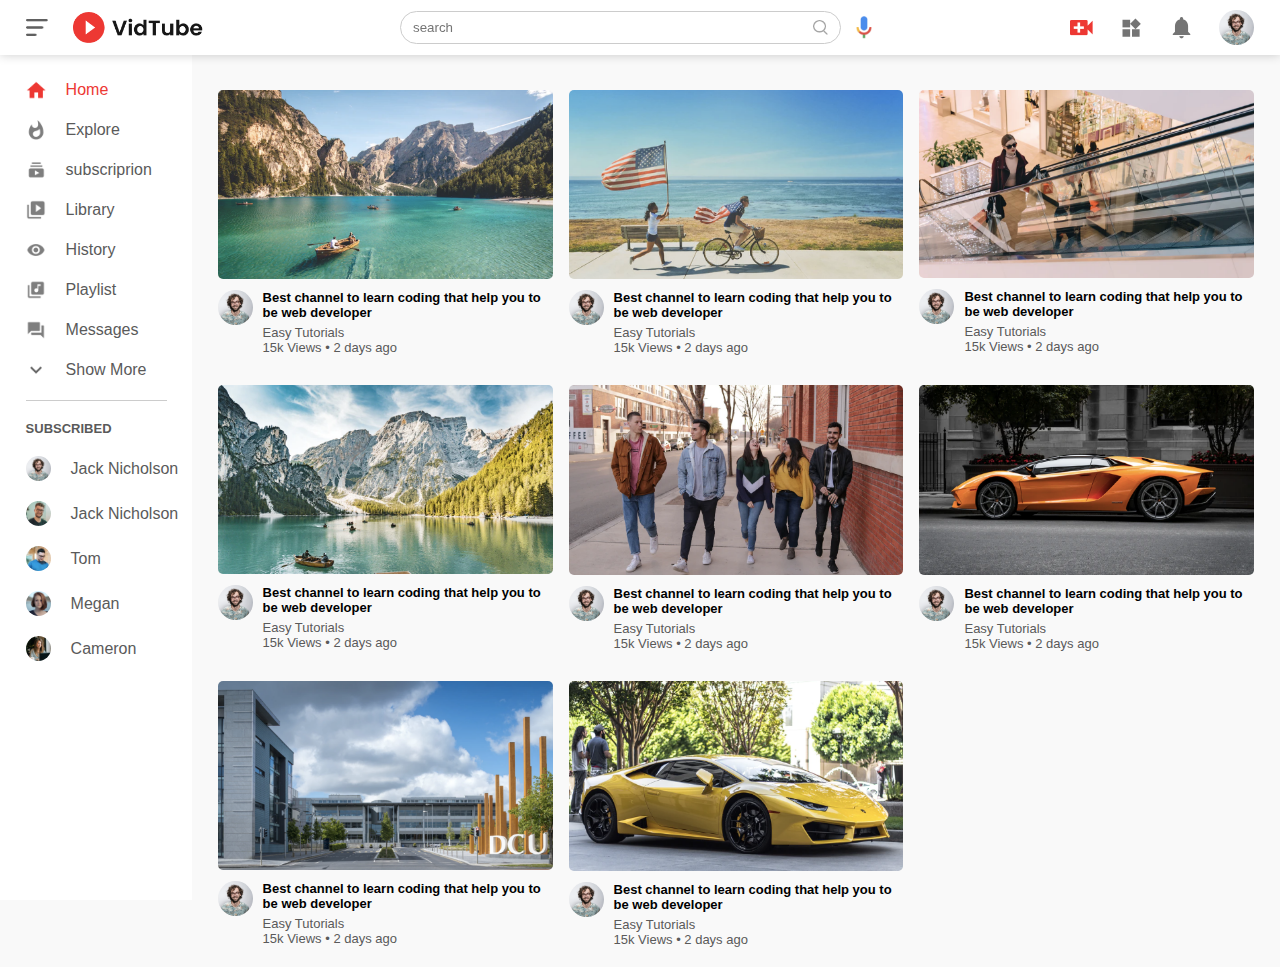
<file: index.html>
<!DOCTYPE html>
<html lang="en">

<head>
    <meta charset="UTF-8">
    <meta http-equiv="X-UA-Compatible" content="IE=edge">
    <meta name="viewport" content="width=device-width, initial-scale=1.0">
    <link rel="stylesheet" href="style.css">
    <title>Vidtube</title>
</head>

<body>

    <nav class="flex-div">
        <div class="nav-left flex-div">
            <img src="img/images/menu.png" class="menu-icon" alt="">
            <img src="img/images/logo.png" class="logo" alt="">
        </div>
        <div class="nav-middle flex-div">
            <div class="search-box flex-div">
                <input type="text" placeholder="search">
                <img src="img/images/search.png" alt="">
            </div>
            <img src="img/images/voice-search.png" class="mic-icon" alt="">
        </div>

        <div class="nav-right flex-div">
            <img src="img/images/upload.png" alt="">
            <img src="img/images/more.png" alt="">
            <img src="img/images/notification.png" alt="">
            <img src="img/images/Jack.png" class="user-icon" alt="">
        </div>
    </nav>

    <div class="sidebar">
        <div class="shortcut-links">
            <a href=""><img src="img/images/home.png" alt="">
                <p>Home</p>
            </a>
            <a href=""><img src="img/images/explore.png" alt="">
                <p>Explore</p>
            </a>
            <a href=""><img src="img/images/subscriprion.png" alt="">
                <p>subscriprion</p>
            </a>
            <a href=""><img src="img/images/library.png" alt="">
                <p>Library</p>
            </a>
            <a href=""><img src="img/images/history.png" alt="">
                <p>History</p>
            </a>
            <a href=""><img src="img/images/playlist.png" alt="">
                <p>Playlist</p>
            </a>
            <a href=""><img src="img/images/messages.png" alt="">
                <p>Messages</p>
            </a>
            <a href=""><img src="img/images/show-more.png">
                <p>Show More</p>
            </a>
        </div>
        <hr>
        <div class="subscribe-list">
            <h3>SUBSCRIBED</h3>
            <a href=""><img src="img/images/Jack.png" alt="">
                <p>Jack Nicholson</p>
            </a>
            <a href=""><img src="img/images/simon.png" alt="">
                <p>Jack Nicholson</p>
            </a>
            <a href=""><img src="img/images/tom.png" alt="">
                <p>Tom</p>
            </a>
            <a href=""><img src="img/images/megan.png" alt="">
                <p>Megan</p>
            </a>
            <a href=""><img src="img/images/cameron.png" alt="">
                <p>Cameron</p>
            </a>
        </div>
    </div>
    <div class="container">
        
        <div class="list-container">
            <div class="vid-list">
                <a href="vid-play.html"><img src="img/images/thumbnail1.png" class="thumbnail" alt=""></a>
                <div class="flex-div">
                    <img src="img/images/Jack.png" alt="">
                    <div class="vid-info">
                        <a href="vid-play.html">Best channel to learn coding that help you to be web developer</a>
                        <p>Easy Tutorials</p>
                        <p>15k Views &bull; 2 days ago</p>
                    </div>
                </div>
            </div>
            <div class="vid-list">
                <a href=""><img src="img/images/thumbnail2.png" class="thumbnail" alt=""></a>
                <div class="flex-div">
                    <img src="img/images/Jack.png" alt="">
                    <div class="vid-info">
                        <a href="">Best channel to learn coding that help you to be web developer</a>
                        <p>Easy Tutorials</p>
                        <p>15k Views &bull; 2 days ago</p>
                    </div>
                </div>
            </div>
            <div class="vid-list">
                <a href=""><img src="img/images/thumbnail3.png" class="thumbnail" alt=""></a>
                <div class="flex-div">
                    <img src="img/images/Jack.png" alt="">
                    <div class="vid-info">
                        <a href="">Best channel to learn coding that help you to be web developer</a>
                        <p>Easy Tutorials</p>
                        <p>15k Views &bull; 2 days ago</p>
                    </div>
                </div>
            </div>
            <div class="vid-list">
                <a href=""><img src="img/images/thumbnail4.png" class="thumbnail" alt=""></a>
                <div class="flex-div">
                    <img src="img/images/Jack.png" alt="">
                    <div class="vid-info">
                        <a href="">Best channel to learn coding that help you to be web developer</a>
                        <p>Easy Tutorials</p>
                        <p>15k Views &bull; 2 days ago</p>
                    </div>
                </div>
            </div>
            <div class="vid-list">
                <a href=""><img src="img/images/thumbnail5.png" class="thumbnail" alt=""></a>
                <div class="flex-div">
                    <img src="img/images/Jack.png" alt="">
                    <div class="vid-info">
                        <a href="">Best channel to learn coding that help you to be web developer</a>
                        <p>Easy Tutorials</p>
                        <p>15k Views &bull; 2 days ago</p>
                    </div>
                </div>
            </div>
            <div class="vid-list">
                <a href=""><img src="img/images/thumbnail6.png" class="thumbnail" alt=""></a>
                <div class="flex-div">
                    <img src="img/images/Jack.png" alt="">
                    <div class="vid-info">
                        <a href="">Best channel to learn coding that help you to be web developer</a>
                        <p>Easy Tutorials</p>
                        <p>15k Views &bull; 2 days ago</p>
                    </div>
                </div>
            </div>
            <div class="vid-list">
                <a href=""><img src="img/images/thumbnail7.png" class="thumbnail" alt=""></a>
                <div class="flex-div">
                    <img src="img/images/Jack.png" alt="">
                    <div class="vid-info">
                        <a href="">Best channel to learn coding that help you to be web developer</a>
                        <p>Easy Tutorials</p>
                        <p>15k Views &bull; 2 days ago</p>
                    </div>
                </div>
            </div>
            <div class="vid-list">
                <a href=""><img src="img/images/thumbnail8.png" class="thumbnail" alt=""></a>
                <div class="flex-div">
                    <img src="img/images/Jack.png" alt="">
                    <div class="vid-info">
                        <a href="">Best channel to learn coding that help you to be web developer</a>
                        <p>Easy Tutorials</p>
                        <p>15k Views &bull; 2 days ago</p>
                    </div>
                </div>
            </div>
        </div>
    </div>


    <script src="./script.js"></script>
</body>

</html>
</file>
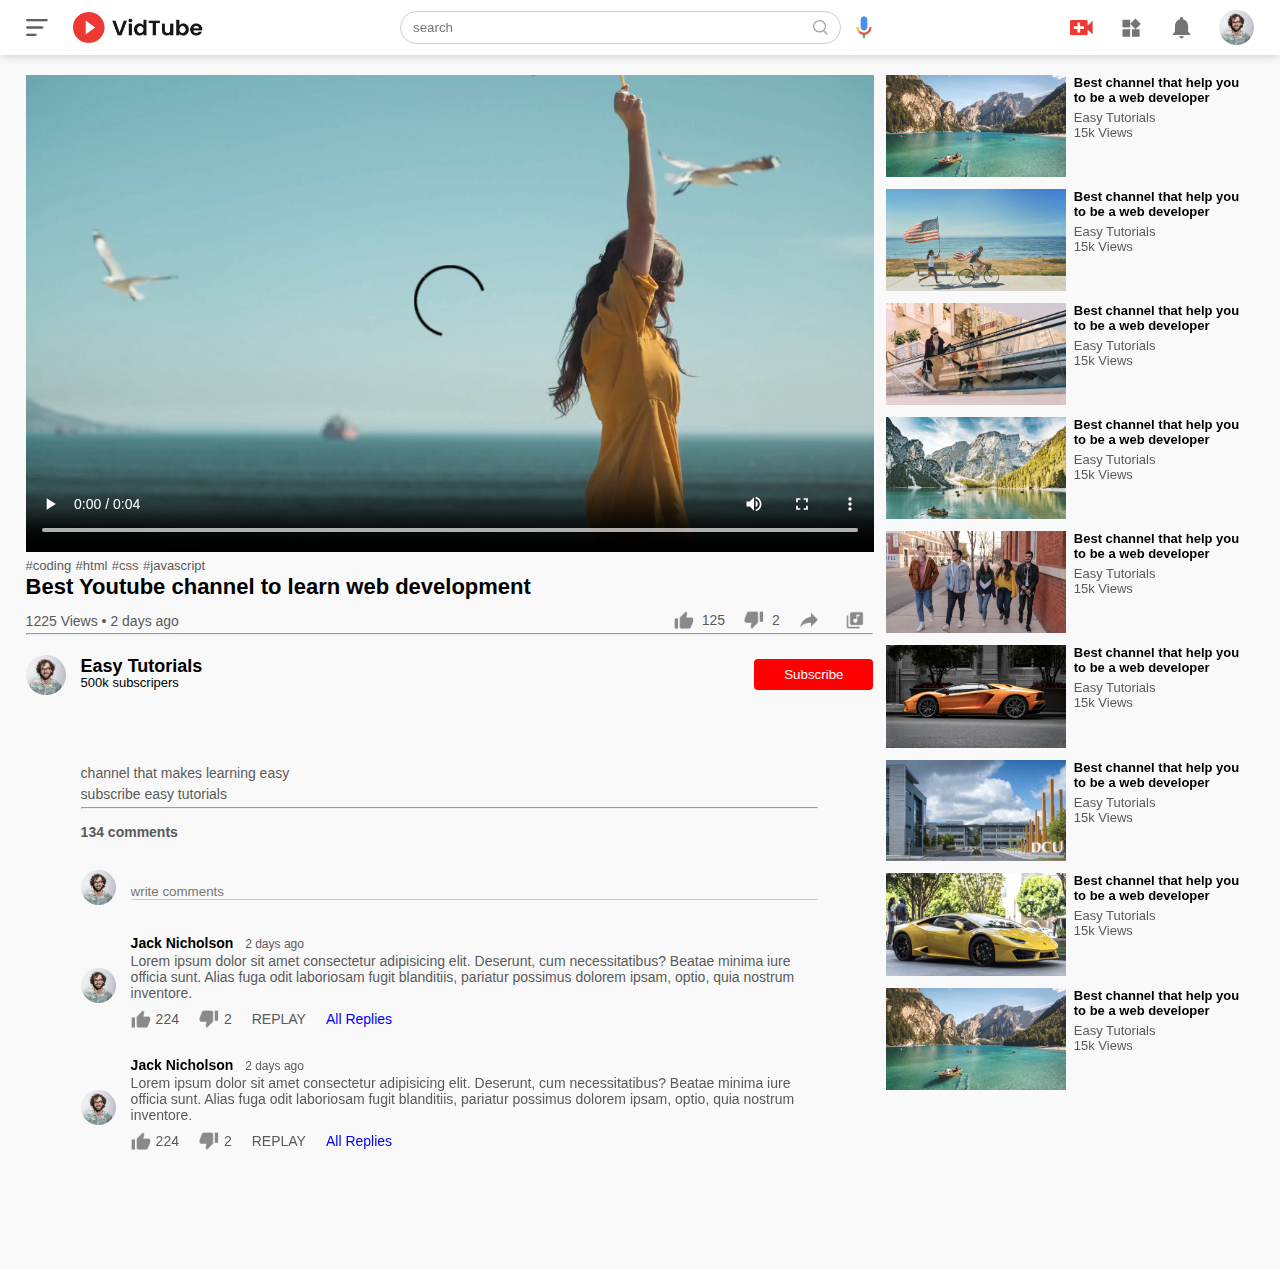
<file: vid-play.html>
<!DOCTYPE html>
<html lang="en">
<head>
    <meta charset="UTF-8">
    <meta http-equiv="X-UA-Compatible" content="IE=edge">
    <meta name="viewport" content="width=device-width, initial-scale=1.0">
    <title>Play Video - Easy Tutorials Youtube channel</title>
    <link rel="stylesheet" href="style.css">
</head>
<body>
    
    <nav class="flex-div">
        <div class="nav-left flex-div">
            <img src="img/images/menu.png" class="menu-icon" alt="">
            <img src="img/images/logo.png" class="logo" alt="">
        </div>
        <div class="nav-middle flex-div">
            <div class="search-box flex-div">
                <input type="text" placeholder="search">
                <img src="img/images/search.png" alt="">
            </div>
            <img src="img/images/voice-search.png" class="mic-icon" alt="">
        </div>

        <div class="nav-right flex-div">
            <img src="img/images/upload.png" alt="">
            <img src="img/images/more.png" alt="">
            <img src="img/images/notification.png" alt="">
            <img src="img/images/Jack.png" class="user-icon" alt="">
        </div>
    </nav>


<div class="container play-container">
    <div class="row">
        <div class="play-video">
            <video controls autoplay>
                <source src="img/images/video.mp4">
            </video>
            <div class="tags">
                <a href="">#coding</a>
                <a href="">#html</a>
                <a href="">#css</a>
                <a href="">#javascript</a>
            </div>
            <h3>Best Youtube channel to learn web development</h3>
            <div class="play-video-info">
                <p>1225 Views &bull; 2 days ago</p>
                <div>
                    <a href=""><img src="img/images/like.png" alt="">125</a>
                    <a href=""><img src="img/images/dislike.png" alt="">2</a>
                    <a href=""><img src="img/images/share.png" alt=""></a>
                    <a href=""><img src="img/images/save.png" alt=""></a>
                </div>
            </div>
            <hr>
            <div class="plublisher">
                <img src="img/images/Jack.png" alt="">
                <div>
                    <p>Easy Tutorials</p>
                    <span>500k subscripers</span>
                </div>
                <button type="button">Subscribe</button>
            </div>
            <div class="vid-description">
                    <p>channel that makes learning easy</p>
                    <p>subscribe easy tutorials</p>
                <hr>
                <h4>134 comments</h4>
                <div class="add-comment">
                    <img src="img/images/Jack.png" alt="">
                    <input type="text" placeholder="write comments">
                </div>
                <div class="old-comment">
                    <img src="img/images/Jack.png" alt="">
                    <div>
                        <h3>Jack Nicholson <span>2 days ago</span></h3>
                        <p>Lorem ipsum dolor sit amet consectetur adipisicing elit. Deserunt, cum necessitatibus? Beatae minima iure officia sunt. Alias fuga odit laboriosam fugit blanditiis, pariatur possimus dolorem ipsam, optio, quia nostrum inventore.</p>
                        <div class="comment-action">
                            <img src="img/images/like.png" alt="">
                            <span>224</span>
                            <img src="img/images/dislike.png" alt="">
                            <span>2</span>
                            <span>REPLAY</span>
                            <a href="">All Replies</a>
                        </div>
                    </div>
                </div>
                <div class="old-comment">
                    <img src="img/images/Jack.png" alt="">
                    <div>
                        <h3>Jack Nicholson <span>2 days ago</span></h3>
                        <p>Lorem ipsum dolor sit amet consectetur adipisicing elit. Deserunt, cum necessitatibus? Beatae minima iure officia sunt. Alias fuga odit laboriosam fugit blanditiis, pariatur possimus dolorem ipsam, optio, quia nostrum inventore.</p>
                        <div class="comment-action">
                            <img src="img/images/like.png" alt="">
                            <span>224</span>
                            <img src="img/images/dislike.png" alt="">
                            <span>2</span>
                            <span>REPLAY</span>
                            <a href="">All Replies</a>
                        </div>
                    </div>
                </div>
            </div>


        </div>
        <div class="right-sidebar">
            
            <div class="side-video-list">
                <a href="" class="small-thumbnail"><img src="img/images/thumbnail1.png" alt=""></a>
                <div class="vid-info">
                    <a href="">Best channel that help you to be a web developer</a>
                    <p>Easy Tutorials</p>
                    <p>15k Views</p>
                </div>
            </div>
            <div class="side-video-list">
                <a href="" class="small-thumbnail"><img src="img/images/thumbnail2.png" alt=""></a>
                <div class="vid-info">
                    <a href="">Best channel that help you to be a web developer</a>
                    <p>Easy Tutorials</p>
                    <p>15k Views</p>
                </div>
            </div>
            <div class="side-video-list">
                <a href="" class="small-thumbnail"><img src="img/images/thumbnail3.png" alt=""></a>
                <div class="vid-info">
                    <a href="">Best channel that help you to be a web developer</a>
                    <p>Easy Tutorials</p>
                    <p>15k Views</p>
                </div>
            </div>
            <div class="side-video-list">
                <a href="" class="small-thumbnail"><img src="img/images/thumbnail4.png" alt=""></a>
                <div class="vid-info">
                    <a href="">Best channel that help you to be a web developer</a>
                    <p>Easy Tutorials</p>
                    <p>15k Views</p>
                </div>
            </div>
            <div class="side-video-list">
                <a href="" class="small-thumbnail"><img src="img/images/thumbnail5.png" alt=""></a>
                <div class="vid-info">
                    <a href="">Best channel that help you to be a web developer</a>
                    <p>Easy Tutorials</p>
                    <p>15k Views</p>
                </div>
            </div>
            <div class="side-video-list">
                <a href="" class="small-thumbnail"><img src="img/images/thumbnail6.png" alt=""></a>
                <div class="vid-info">
                    <a href="">Best channel that help you to be a web developer</a>
                    <p>Easy Tutorials</p>
                    <p>15k Views</p>
                </div>
            </div>
            <div class="side-video-list">
                <a href="" class="small-thumbnail"><img src="img/images/thumbnail7.png" alt=""></a>
                <div class="vid-info">
                    <a href="">Best channel that help you to be a web developer</a>
                    <p>Easy Tutorials</p>
                    <p>15k Views</p>
                </div>
            </div>
            <div class="side-video-list">
                <a href="" class="small-thumbnail"><img src="img/images/thumbnail8.png" alt=""></a>
                <div class="vid-info">
                    <a href="">Best channel that help you to be a web developer</a>
                    <p>Easy Tutorials</p>
                    <p>15k Views</p>
                </div>
            </div>
            <div class="side-video-list">
                <a href="" class="small-thumbnail"><img src="img/images/thumbnail1.png" alt=""></a>
                <div class="vid-info">
                    <a href="">Best channel that help you to be a web developer</a>
                    <p>Easy Tutorials</p>
                    <p>15k Views</p>
                </div>
            </div>

        </div>
    </div>
</div>

</body>
</html>
</file>
<file: style.css>
*{
    margin: 0;
    padding: 0;
    font-family: "poppins", sans-serif;
    box-sizing: border-box;
}
a{
    text-decoration: none;
    color: #5a5a5a;
}
img{
    cursor: pointer;
}
.flex-div{
    display: flex;
    align-items: center;
}
nav{
    padding: 10px 2%;
    justify-content: space-between;
    box-shadow: 0 0 10px rgb(0, 0, 0, 0.2);
    background: #fff;
    position: sticky;
    top: 0;
    z-index: 10;
}
.nav-right img{
    width: 25px;
    margin-right: 25px;
}
.nav-right .user-icon{
    width: 35px;
    border-radius: 50%;
    margin-right: 0;
}

.nav-left .menu-icon{
    width: 22px;
    margin-right: 25px;
}
.nav-left .logo{
    width: 130px;
}
.nav-middle .mic-icon{
    width: 16px;
}
.nav-middle .search-box{
    border: 1px solid #ccc;
    margin-right: 15px;
    padding: 8px 12px;
    border-radius: 25px;
}
.nav-middle .search-box input{
    width: 400px;
    border: 0;
    outline: 0;
    background: transparent;
}
.nav-middle .search-box img{
    width: 15px;
}


.sidebar{
    background: #fff;
    width: 15%;
    height: 100vh;
    position: fixed;
    top: 0;
    padding-left: 2%;
    padding-top: 80px;
}
.shortcut-links a img{
    width: 20px;
    margin-right: 20px;
}
.shortcut-links a{
    display: flex;
    align-items: center;
    margin-bottom: 20px;
    width: fit-content;
    flex-wrap: wrap;
}
.shortcut-links a:first-child{
    color: #ed3833;
}
.sidebar hr{
    border: 0;
    height: 1px;
    background: #ccc;
    width: 85%;
}
.subscribe-list h3{
    font-size: 13px;
    margin: 20px 0;
    color: #5a5a5a;
}
.subscribe-list a{
    display: flex;
    align-items: center;
    margin-bottom: 20px;
    width: fit-content;
    flex-wrap: wrap;
}
.subscribe-list a img{
    width: 25px;
    border-radius: 50%;
    margin-right: 20px;
}

.small-sidebar{
    width: 5%;
}
.small-sidebar a p{
    display: none;
}
.small-sidebar h3{
    display: none;
}
.small-sidebar hr{
    width: 50%;
    margin-bottom: 25px;
}

.container{
    background: #f9f9f9;
    padding-left: 17%;
    padding-right: 2%;
    padding-top: 20px;
    padding-bottom: 20px;
}
.large-container{
    padding-left: 7%;
}

.list-container{
    display: grid;
    grid-template-columns: repeat(auto-fit, minmax(250px, 1fr));
    grid-column-gap: 16px;
    grid-row-gap: 30px;
    margin-top: 15px;
}
.vid-list .thumbnail{
    width: 100%;
    border-radius: 5px;
}

.vid-list .flex-div{
    align-items: flex-start;
    margin-top: 7px;
}
.vid-list .flex-div img{
    width: 35px;
    margin-right: 10px;
    border-radius: 50%;
}
.vid-info{
    color: #5a5a5a;
    font-size: 13px;
}
.vid-info a{
    color: #000;
    font-weight: 600;
    display: block;
    margin-bottom: 5px;
}

@media (max-width: 900px){
    .menu-icon{
        display: none;
    }
    .sidebar{
        display: none;
    }
    .container, .large-container{
        padding-left: 5%;
        padding-right: 5%;
    }
    .nav-right img{
        display: none;
    }
    .nav-right .user-icon{
        display: block;
        width: 30px;
    }
    .nav-middle .search-box input{
        width: 100px;
    }
    .nav-middle .mic-icon{
        display: none;
    }
    .logo{
        width: 90px;
    }
}






.play-container{
    padding-left: 2%;
}
.row{
    display: flex;
    justify-content: space-between;
    flex-wrap: wrap;
}
.play-video{
    flex-basis: 69%;
}
.right-sidebar{
    flex-basis: 30%;
}
.play-video video{
    width: 100%;
}

.side-video-list{
    display: flex;
    justify-content: space-between;
    margin-bottom: 8px;
}
.side-video-list img{
    width: 100%;
}
.side-video-list .small-thumbnail{
    flex-basis: 49%;
}
.side-video-list .vid-info{
    flex-basis: 49%;
}
.play-video .tags a{
    color:0000ff;
    font-size: 13px;
}
.play-video h3{
    font-weight: 600;
    font-size: 22px;
}
.play-video .play-video-info{
    display: flex;
    align-items: center;
    justify-content: space-between;
    flex-wrap: wrap;
    margin-top: 10px;
    font-size: 14px;
    color: #5a5a5a;
}
.play-video .play-video-info a img{
    width: 20px;
    margin-right: 8px;
}
.play-video .play-video-info a{
    display: inline-flex;
    align-items: center;
    margin-left: 15px;
}
.play-video-info hr{
    border: 0;
    height: 1px;
    background: #ccc;
    margin: 10px 0;
}
.plublisher{
    display: flex;
    align-items: center;
    margin-top: 20px;
}
.plublisher div{
    flex: 1;
    line-height: 15px;
}
.plublisher img{
    width: 40px;
    border-radius: 50%;
    margin-right: 15px;
}
.plublisher div p{
    color: #000;
    font-weight: 600;
    font-size: 18px;
}
.plublisher div span{
    font-size: 13px;
}
.plublisher button{
    background: red;
    color: #fff;
    padding: 8px 30px;
    border: 0;
    outline: 0;
    border-radius: 4px;
    cursor: pointer;
}
.vid-description{
    padding: 55px;
    margin: 15px 0;
}
.vid-description p{
    font-size: 14px;
    margin-bottom: 5px;
    color: #5a5a5a;
}
.vid-description h4{
    font-size: 14px;
    color: #5a5a5a;
    margin-top: 15px;
}
.add-comment{
    display: flex;
    align-items: center;
    margin: 30px 0;
}
.add-comment img{
    width: 35px;
    border-radius: 50%;
    margin-right: 15px;
}
.add-comment input{
    border: 0;
    outline: 0;
    border-bottom: 1px solid #ccc;
    width: 100%;
    padding-top: 10px;
    background:transparent;
}
.old-comment{
    display: flex;
    align-items: center;
    margin: 20px 0;
}
.old-comment img{
    width: 35px;
    border-radius: 50%;
    margin-right: 15px;
}
.old-comment h3{
    font-size: 14px;
    margin-bottom: 2px;
}
.old-comment h3 span{
    font-size: 12px;
    color: #5a5a5a;
    font-weight: 500;
    margin-left: 8px;
}
.old-comment .comment-action{
    display: flex;
    align-items: center;
    margin: 8px 0;
    font-size: 14px;
}
.old-comment .comment-action img{
    border-radius: 0;
    width: 20px;
    margin-right: 5px;
}
.old-comment .comment-action span{
    margin-right: 20px;
    color: #5a5a5a;
}
.old-comment .comment-action a{
    color: #0000ff;
}

@media (max-width:900px){
    .play-video{
        flex-basis: 100%;
    }
    .right-sidebar{
        flex-basis: 100%;
    }
    .play-container{
        padding-left: 5%;
    }
    .vid-description{
        padding-left: 0%
    }
    .play-video .play-video-info a{
        margin-left: 0;
        margin-right: 15px;
        margin-top: 15px;
    }
}
</file>
